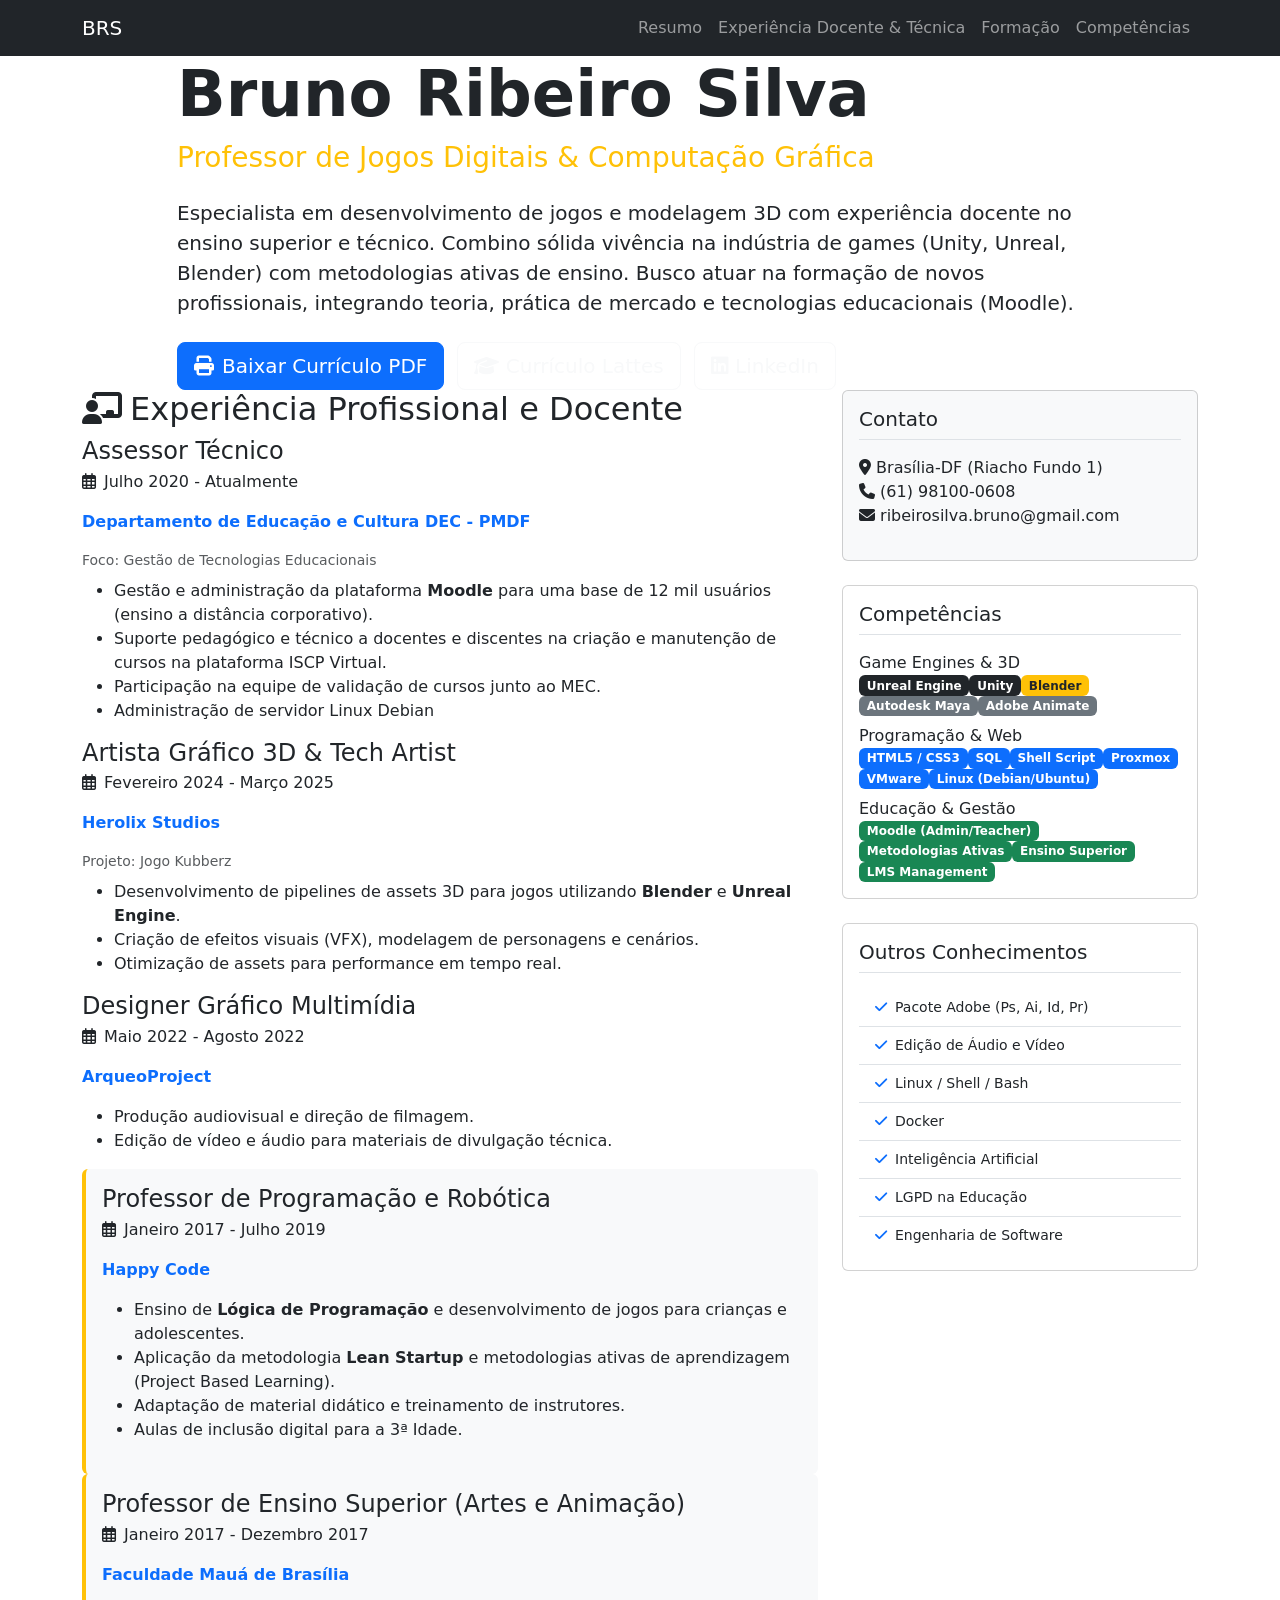
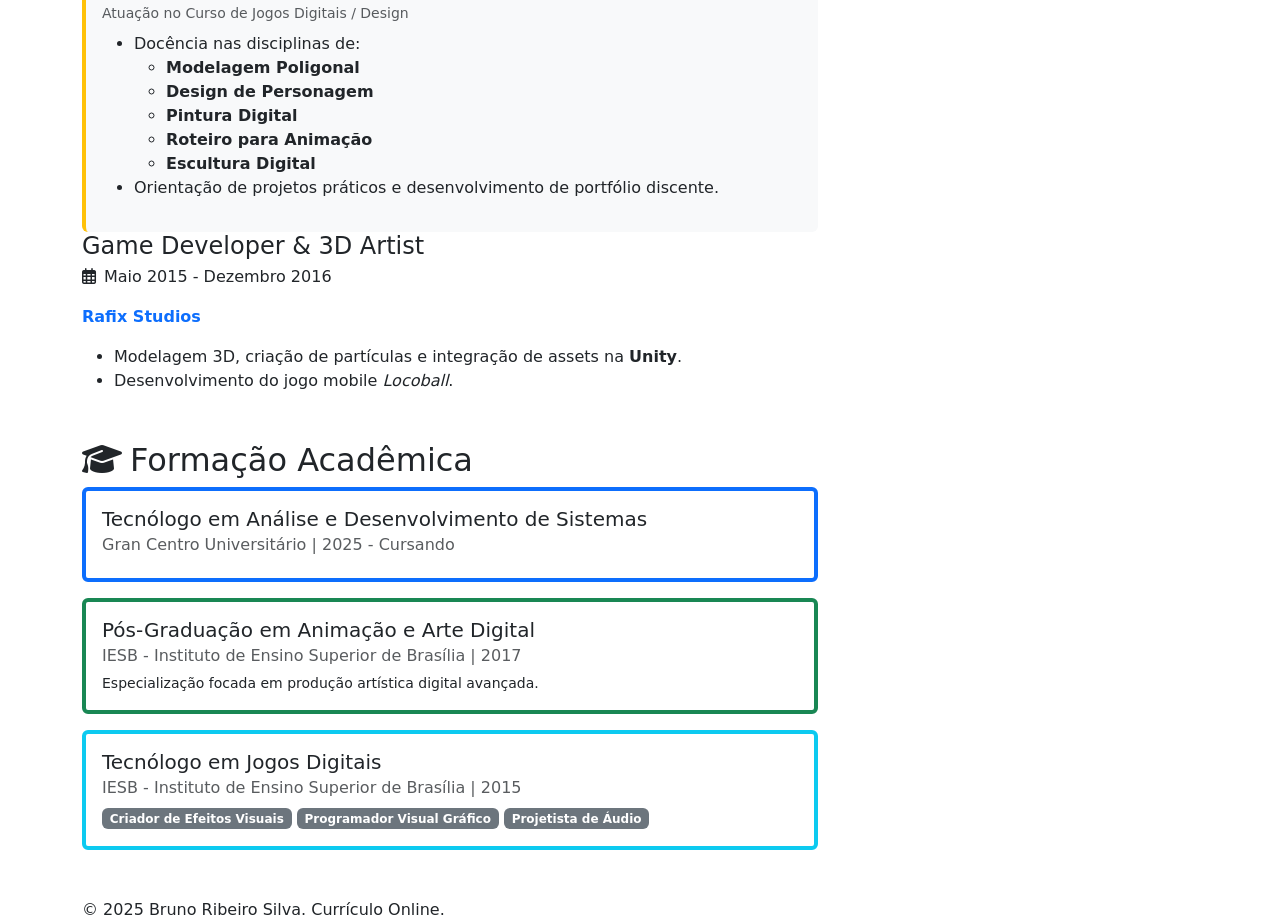
<file: index.html>
<!DOCTYPE html>
<html lang="pt-BR">
<head>
    <meta charset="UTF-8">
    <meta name="viewport" content="width=device-width, initial-scale=1.0">
    <title>Bruno Ribeiro Silva - Professor de Jogos Digitais</title>
    <!-- Bootstrap 5 CSS -->
    <link href="https://cdn.jsdelivr.net/npm/bootstrap@5.3.0/dist/css/bootstrap.min.css" rel="stylesheet">
    <!-- FontAwesome Icons -->
    <link rel="stylesheet" href="https://cdnjs.cloudflare.com/ajax/libs/font-awesome/6.4.0/css/all.min.css">
    <!-- Google Fonts -->
    <link href="https://fonts.googleapis.com/css2?family=Roboto:wght@300;400;700&display=swap" rel="stylesheet">
    
    <link rel="stylesheet" type="text/css" href="https://brunoribeirosilva.com.br/style.css">
</head>
<body>

    <!-- Navigation -->
    <nav class="navbar navbar-expand-lg navbar-dark bg-dark sticky-top">
        <div class="container">
            <a class="navbar-brand" href="#">BRS</a>
            <button class="navbar-toggler" type="button" data-bs-toggle="collapse" data-bs-target="#navbarNav">
                <span class="navbar-toggler-icon"></span>
            </button>
            <div class="collapse navbar-collapse" id="navbarNav">
                <ul class="navbar-nav ms-auto">
                    <li class="nav-item"><a class="nav-link" href="#resumo">Resumo</a></li>
                    <li class="nav-item"><a class="nav-link" href="#experiencia">Experiência Docente & Técnica</a></li>
                    <li class="nav-item"><a class="nav-link" href="#educacao">Formação</a></li>
                    <li class="nav-item"><a class="nav-link" href="#habilidades">Competências</a></li>
                </ul>
            </div>
        </div>
    </nav>

    <!-- Hero Section -->
    <header class="hero-section" id="resumo">
        <div class="container">
            <div class="row justify-content-center">
                <div class="col-lg-10">
                    <h1 class="display-3 fw-bold">Bruno Ribeiro Silva</h1>
                    <h2 class="h3 mb-4 text-warning">Professor de Jogos Digitais & Computação Gráfica</h2>
                    <p class="lead mb-4">
                        Especialista em desenvolvimento de jogos e modelagem 3D com experiência docente no ensino superior e técnico. 
                        Combino sólida vivência na indústria de games (Unity, Unreal, Blender) com metodologias ativas de ensino. 
                        Busco atuar na formação de novos profissionais, integrando teoria, prática de mercado e tecnologias educacionais (Moodle).
                    </p>
                    <div class="mt-4">
                        <button onclick="window.print()" class="btn btn-primary btn-lg btn-print me-2">
                            <i class="fas fa-print me-2"></i>Baixar Currículo PDF
                        </button>
                        <a href="http://lattes.cnpq.br/1735226777615513" target="_blank" class="btn btn-outline-light btn-lg me-2">
                            <i class="fas fa-graduation-cap"></i> Currículo Lattes
                        </a>
                        <a href="https://www.linkedin.com/in/bruno-ribeiro-silva-a996828b/" target="_blank" class="btn btn-outline-light btn-lg">
                            <i class="fab fa-linkedin"></i> LinkedIn
                        </a>
                    </div>
                </div>
            </div>
        </div>
    </header>

    <div class="container">
        <div class="row">
            
            <!-- Left Column (Main Content) -->
            <div class="col-lg-8">
                
                <!-- Experience Section -->
                <section id="experiencia" class="mb-5">
                    <h2 class="section-title"><i class="fas fa-chalkboard-teacher me-2"></i>Experiência Profissional e Docente</h2>
                    
                    <div class="timeline">
                        <!-- Job 1 (Current - Technical/Educational) -->
                        <div class="timeline-item">
                            <h4 class="mb-1">Assessor Técnico</h4>
                            <p class="job-date"><i class="far fa-calendar-alt me-2"></i>Julho 2020 - Atualmente</p>
                            <p class="fw-bold text-primary">Departamento de Educação e Cultura DEC - PMDF</p>
                            <p class="small text-muted mb-2">Foco: Gestão de Tecnologias Educacionais</p>
                            <ul>
                                <li>Gestão e administração da plataforma <strong>Moodle</strong> para uma base de 12 mil usuários (ensino a distância corporativo).</li>
                                <li>Suporte pedagógico e técnico a docentes e discentes na criação e manutenção de cursos na plataforma ISCP Virtual.</li>
                                <li>Participação na equipe de validação de cursos junto ao MEC.</li>
								<li>Administração de servidor Linux Debian</li>
                            </ul>
                        </div>

                         <!-- Job 2 (Industry - Recent) -->
                         <div class="timeline-item">
                            <h4 class="mb-1">Artista Gráfico 3D & Tech Artist</h4>
                            <p class="job-date"><i class="far fa-calendar-alt me-2"></i>Fevereiro 2024 - Março 2025</p>
                            <p class="fw-bold text-primary">Herolix Studios</p>
                            <p class="small text-muted mb-2">Projeto: Jogo Kubberz</p>
                            <ul>
                                <li>Desenvolvimento de pipelines de assets 3D para jogos utilizando <strong>Blender</strong> e <strong>Unreal Engine</strong>.</li>
                                <li>Criação de efeitos visuais (VFX), modelagem de personagens e cenários.</li>
                                <li>Otimização de assets para performance em tempo real.</li>
                            </ul>
                        </div>

                        <!-- Job 3 (Industry) -->
                        <div class="timeline-item">
                            <h4 class="mb-1">Designer Gráfico Multimídia</h4>
                            <p class="job-date"><i class="far fa-calendar-alt me-2"></i>Maio 2022 - Agosto 2022</p>
                            <p class="fw-bold text-primary">ArqueoProject</p>
                            <ul>
                                <li>Produção audiovisual e direção de filmagem.</li>
                                <li>Edição de vídeo e áudio para materiais de divulgação técnica.</li>
                            </ul>
                        </div>

                        <!-- Job 4 (Teaching - Highlight) -->
                        <div class="timeline-item bg-light p-3 rounded border-start border-4 border-warning">
                            <h4 class="mb-1 text-dark">Professor de Programação e Robótica</h4>
                            <p class="job-date"><i class="far fa-calendar-alt me-2"></i>Janeiro 2017 - Julho 2019</p>
                            <p class="fw-bold text-primary">Happy Code</p>
                            <ul>
                                <li>Ensino de <strong>Lógica de Programação</strong> e desenvolvimento de jogos para crianças e adolescentes.</li>
                                <li>Aplicação da metodologia <strong>Lean Startup</strong> e metodologias ativas de aprendizagem (Project Based Learning).</li>
                                <li>Adaptação de material didático e treinamento de instrutores.</li>
                                <li>Aulas de inclusão digital para a 3ª Idade.</li>
                            </ul>
                        </div>

                        <!-- Job 5 (Higher Ed Teaching - Highlight) -->
                        <div class="timeline-item bg-light p-3 rounded border-start border-4 border-warning">
                            <h4 class="mb-1 text-dark">Professor de Ensino Superior (Artes e Animação)</h4>
                            <p class="job-date"><i class="far fa-calendar-alt me-2"></i>Janeiro 2017 - Dezembro 2017</p>
                            <p class="fw-bold text-primary">Faculdade Mauá de Brasília</p>
                            <p class="small text-muted mb-2">Atuação no Curso de Jogos Digitais / Design</p>
                            <ul>
                                <li>Docência nas disciplinas de:
                                    <ul>
                                        <li><strong>Modelagem Poligonal</strong></li>
                                        <li><strong>Design de Personagem</strong></li>
                                        <li><strong>Pintura Digital</strong></li>
                                        <li><strong>Roteiro para Animação</strong></li>
                                        <li><strong>Escultura Digital</strong></li>
                                    </ul>
                                </li>
                                <li>Orientação de projetos práticos e desenvolvimento de portfólio discente.</li>
                            </ul>
                        </div>

                         <!-- Job 6 (Industry) -->
                         <div class="timeline-item">
                            <h4 class="mb-1">Game Developer & 3D Artist</h4>
                            <p class="job-date"><i class="far fa-calendar-alt me-2"></i>Maio 2015 - Dezembro 2016</p>
                            <p class="fw-bold text-primary">Rafix Studios</p>
                            <ul>
                                <li>Modelagem 3D, criação de partículas e integração de assets na <strong>Unity</strong>.</li>
                                <li>Desenvolvimento do jogo mobile <em>Locoball</em>.</li>
                            </ul>
                        </div>
                    </div>
                </section>

                <!-- Education Section -->
                <section id="educacao" class="mb-5">
                    <h2 class="section-title"><i class="fas fa-graduation-cap me-2"></i>Formação Acadêmica</h2>
                    
                    <div class="card mb-3 border-start border-primary border-4">
                        <div class="card-body">
                            <h5 class="card-title">Tecnólogo em Análise e Desenvolvimento de Sistemas</h5>
                            <h6 class="card-subtitle mb-2 text-muted">Gran Centro Universitário | 2025 - Cursando</h6>
                        </div>
                    </div>

                    <div class="card mb-3 border-start border-success border-4">
                        <div class="card-body">
                            <h5 class="card-title">Pós-Graduação em Animação e Arte Digital</h5>
                            <h6 class="card-subtitle mb-2 text-muted">IESB - Instituto de Ensino Superior de Brasília | 2017</h6>
                            <p class="card-text small">Especialização focada em produção artística digital avançada.</p>
                        </div>
                    </div>

                    <div class="card mb-3 border-start border-info border-4">
                        <div class="card-body">
                            <h5 class="card-title">Tecnólogo em Jogos Digitais</h5>
                            <h6 class="card-subtitle mb-2 text-muted">IESB - Instituto de Ensino Superior de Brasília | 2015</h6>
                            <div class="mt-2">
                                <span class="badge bg-secondary">Criador de Efeitos Visuais</span>
                                <span class="badge bg-secondary">Programador Visual Gráfico</span>
                                <span class="badge bg-secondary">Projetista de Áudio</span>
                            </div>
                        </div>
                    </div>
                </section>
            </div>

            <!-- Right Column (Sidebar) -->
            <div class="col-lg-4">
                
                <!-- Contact -->
                <div id="contato" class="card mb-4 bg-light">
                    <div class="card-body">
                        <h5 class="card-title mb-3 border-bottom pb-2">Contato</h5>
                        <ul class="list-unstyled contact-list">
                            <li><i class="fas fa-map-marker-alt"></i> Brasília-DF (Riacho Fundo 1)</li>
                            <li><i class="fas fa-phone"></i> (61) 98100-0608</li>
                            <li><i class="fas fa-envelope"></i> <a href="mailto:ribeirosilva.bruno@gmail.com" class="text-decoration-none text-dark">ribeirosilva.bruno@gmail.com</a></li>
                        </ul>
                    </div>
                </div>

                <!-- Skills Organized by Category for Teaching Role -->
                <div id="habilidades" class="card mb-4">
                    <div class="card-body">
                        <h5 class="card-title mb-3 border-bottom pb-2">Competências</h5>
                        
                        <span class="skill-category">Game Engines & 3D</span>
                        <div class="d-flex flex-wrap mb-2">
                            <span class="badge bg-dark badge-skill">Unreal Engine</span>
                            <span class="badge bg-dark badge-skill">Unity</span>
                            <span class="badge bg-warning text-dark badge-skill">Blender</span>
                            <span class="badge bg-secondary badge-skill">Autodesk Maya</span>
                            <span class="badge bg-secondary badge-skill">Adobe Animate</span>
                        </div>

                        <span class="skill-category">Programação & Web</span>
                        <div class="d-flex flex-wrap mb-2">
                            <span class="badge bg-primary badge-skill">HTML5 / CSS3</span>
                            <span class="badge bg-primary badge-skill">SQL</span>
							<span class="badge bg-primary badge-skill">Shell Script</span>
							<span class="badge bg-primary badge-skill">Proxmox</span>
							<span class="badge bg-primary badge-skill">VMware</span>
							<span class="badge bg-primary badge-skill">Linux (Debian/Ubuntu)</span>
                        </div>

                        <span class="skill-category">Educação & Gestão</span>
                        <div class="d-flex flex-wrap">
                            <span class="badge bg-success badge-skill">Moodle (Admin/Teacher)</span>
                            <span class="badge bg-success badge-skill">Metodologias Ativas</span>
                            <span class="badge bg-success badge-skill">Ensino Superior</span>
                            <span class="badge bg-success badge-skill">LMS Management</span>
                        </div>
                    </div>
                </div>

                <!-- Knowledge / Tools -->
                <div class="card mb-4">
                    <div class="card-body">
                        <h5 class="card-title mb-3 border-bottom pb-2">Outros Conhecimentos</h5>
                        <ul class="list-group list-group-flush small">
                            <li class="list-group-item"><i class="fas fa-check text-primary me-2"></i>Pacote Adobe (Ps, Ai, Id, Pr)</li>
                            <li class="list-group-item"><i class="fas fa-check text-primary me-2"></i>Edição de Áudio e Vídeo</li>
                            <li class="list-group-item"><i class="fas fa-check text-primary me-2"></i>Linux / Shell / Bash</li>
                            <li class="list-group-item"><i class="fas fa-check text-primary me-2"></i>Docker</li>
							<li class="list-group-item"><i class="fas fa-check text-primary me-2"></i>Inteligência Artificial</li>
                            <li class="list-group-item"><i class="fas fa-check text-primary me-2"></i>LGPD na Educação</li>
                            <li class="list-group-item"><i class="fas fa-check text-primary me-2"></i>Engenharia de Software</li>
                        </ul>
                    </div>
                </div>

            </div>
        </div>
    </div>

    <footer>
        <div class="container">
            <p class="mb-0">&copy; 2025 Bruno Ribeiro Silva. Currículo Online.</p>
        </div>
    </footer>

    <!-- Bootstrap JS Bundle -->
    <script src="https://cdn.jsdelivr.net/npm/bootstrap@5.3.0/dist/js/bootstrap.bundle.min.js"></script>
    
    <!-- Custom Script -->
	<script src="https://brunoribeirosilva.com.br/code.js"></script>
</body>
</html>
</file>
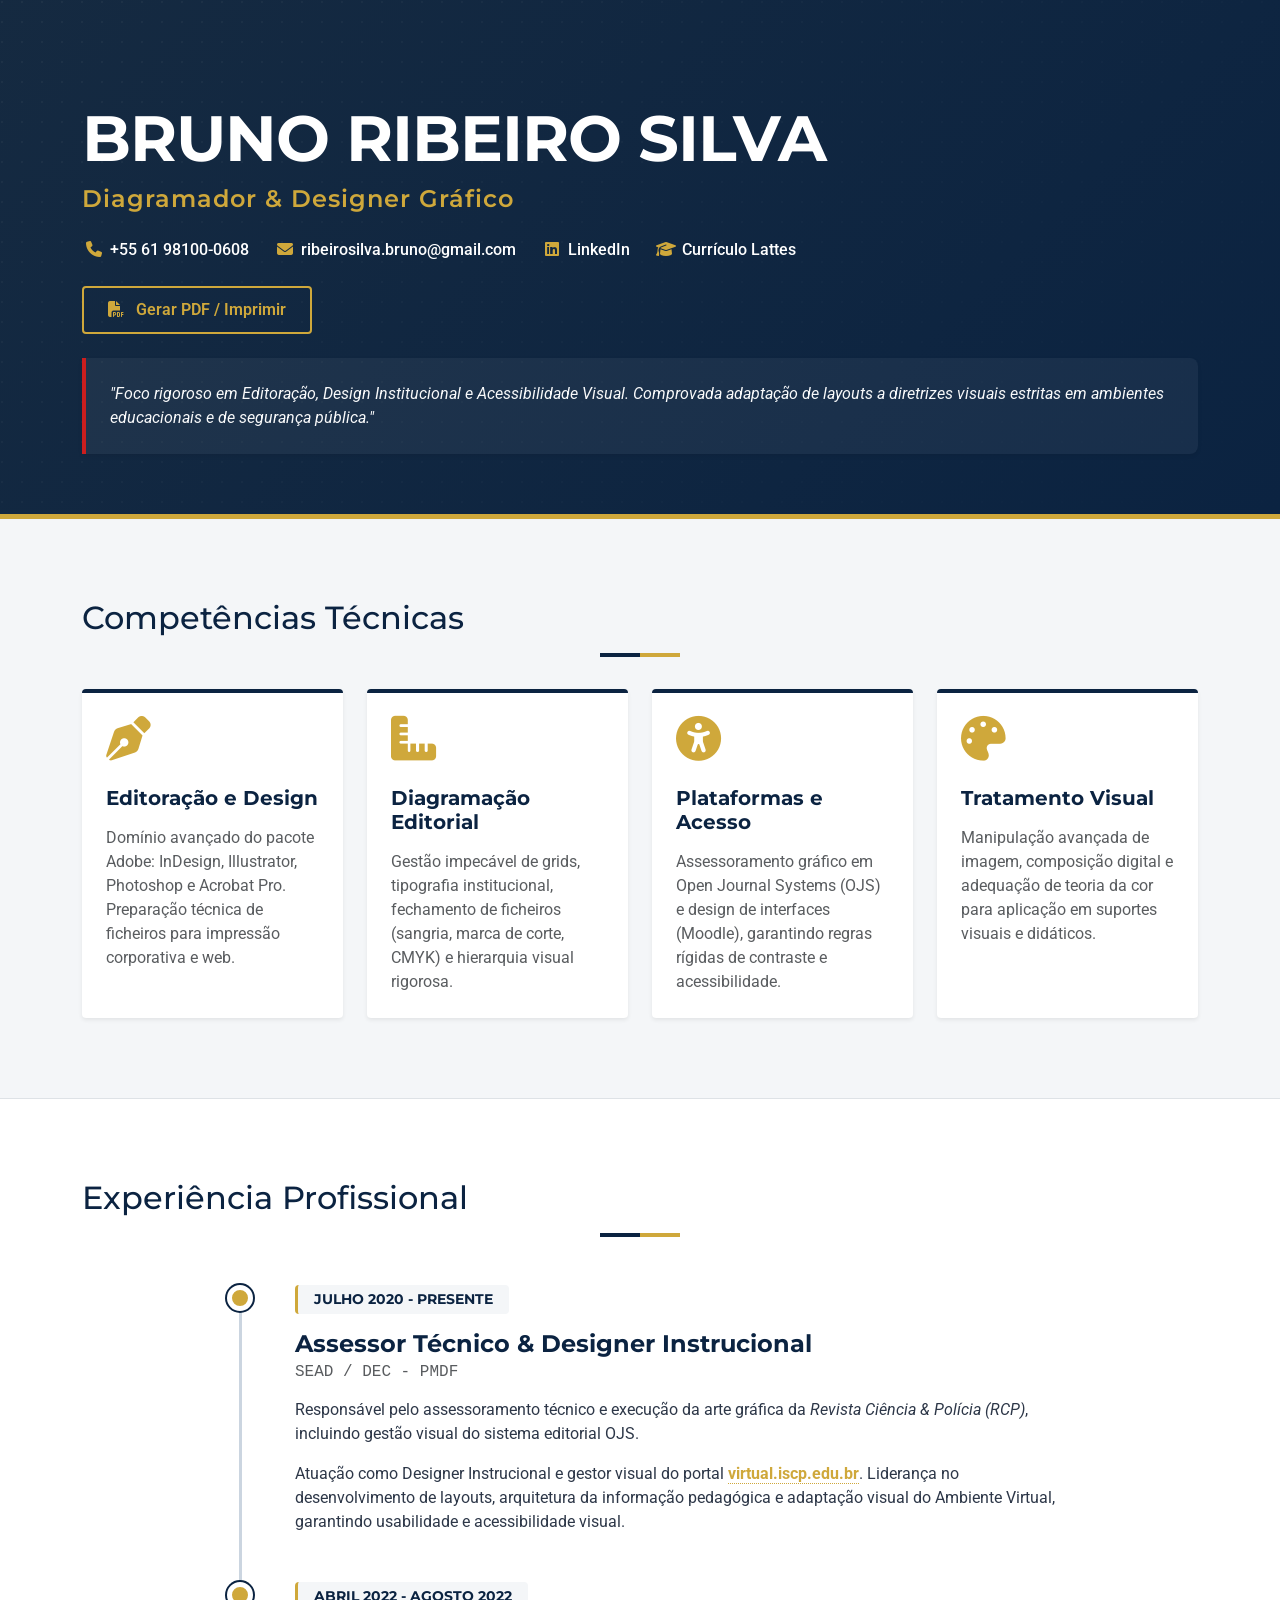
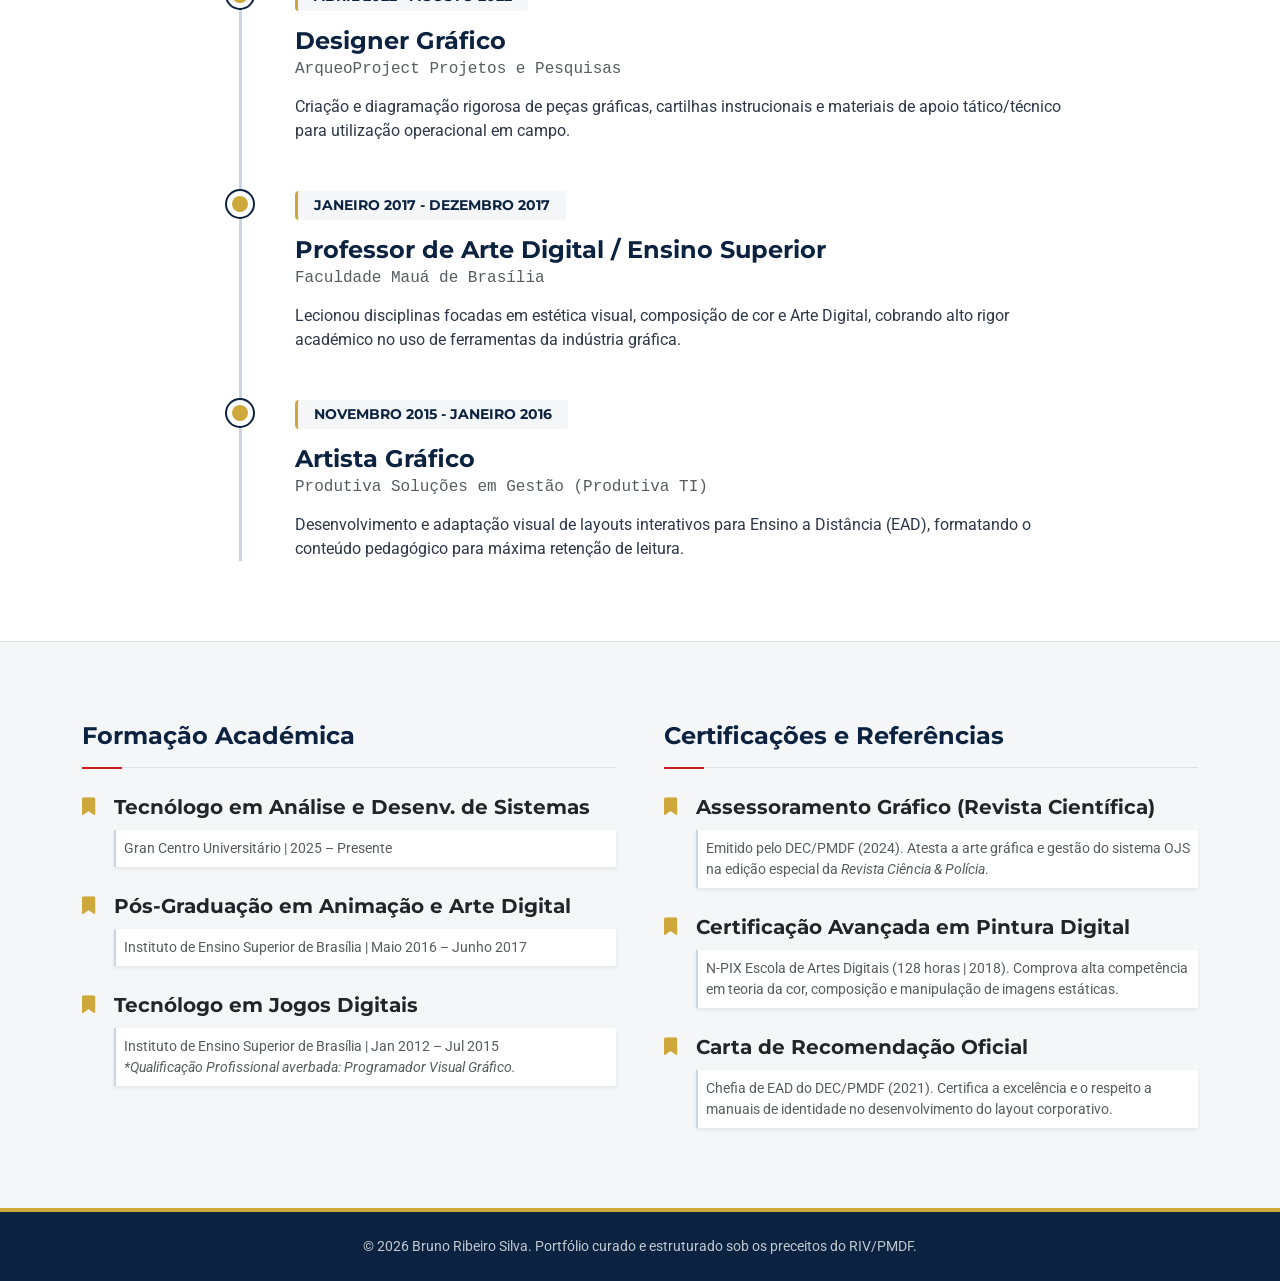
<file: diag.html>
<!DOCTYPE html>
<html lang="pt-PT">
<head>
    <meta charset="UTF-8">
    <meta name="viewport" content="width=device-width, initial-scale=1.0">
    <title>Bruno Ribeiro Silva - Diagramador & Designer Gráfico</title>
    
    <!-- Bootstrap 5 CSS -->
    <link href="https://cdn.jsdelivr.net/npm/bootstrap@5.3.2/dist/css/bootstrap.min.css" rel="stylesheet">
    
    <!-- Google Fonts: Tipografia Institucional e Editorial -->
    <link rel="preconnect" href="https://fonts.googleapis.com">
    <link rel="preconnect" href="https://fonts.gstatic.com" crossorigin>
    <link href="https://fonts.googleapis.com/css2?family=Montserrat:wght@400;600;800&family=Roboto:wght@400;500;700&display=swap" rel="stylesheet">
    
    <!-- FontAwesome para Ícones -->
    <link rel="stylesheet" href="https://cdnjs.cloudflare.com/ajax/libs/font-awesome/6.5.1/css/all.min.css">
    
    <style>
        /* Variáveis RIV PMDF (Regulamento de Identidade Visual) */
        :root {
            --pmdf-blue: #0b2341;     /* Azul Noturno - Autoridade */
            --pmdf-gold: #cfa83b;     /* Amarelo Ouro - Prestígio/Destaque */
            --pmdf-red: #cc1e1e;      /* Vermelho Tomato - Acentos */
            --text-main: #2d3748;
            --text-muted: #4a5568;
            --bg-light: #f4f6f8;
        }

        body {
            background-color: var(--bg-light);
            color: var(--text-main);
            font-family: 'Roboto', sans-serif;
            -webkit-font-smoothing: antialiased;
        }

        /* Sobrescrita de Tipografia Bootstrap */
        h1, h2, h3, h4, h5, h6, .font-montserrat {
            font-family: 'Montserrat', sans-serif;
            color: var(--pmdf-blue);
        }

        /* --- HERO SECTION --- */
        .hero-section {
            background-color: var(--pmdf-blue);
            border-bottom: 5px solid var(--pmdf-gold);
            position: relative;
            overflow: hidden;
            padding: 100px 0 60px;
        }

        .hero-section::before {
            content: '';
            position: absolute;
            top: 0; right: 0; bottom: 0; left: 0;
            background: linear-gradient(135deg, rgba(207, 168, 59, 0.05) 0%, rgba(11, 35, 65, 0.95) 100%),
                        url('data:image/svg+xml;utf8,<svg width="20" height="20" viewBox="0 0 20 20" xmlns="http://www.w3.org/2000/svg"><circle cx="2" cy="2" r="1" fill="rgba(255,255,255,0.05)"/></svg>');
            z-index: 1;
        }

        .hero-content {
            position: relative;
            z-index: 2;
        }

        .hero-title {
            font-size: clamp(2.5rem, 5vw, 4rem);
            letter-spacing: -1px;
        }

        .hero-subtitle {
            color: var(--pmdf-gold);
            letter-spacing: 1px;
        }

        .hero-pitch {
            background: rgba(255, 255, 255, 0.05);
            border-left: 4px solid var(--pmdf-red);
            font-style: italic;
            border-radius: 0 8px 8px 0;
        }

        .contact-icon {
            color: var(--pmdf-gold);
            width: 24px;
            text-align: center;
        }
        
        .contact-link {
            color: var(--white);
            text-decoration: none;
            transition: color 0.3s ease;
        }
        
        .contact-link:hover {
            color: var(--pmdf-gold);
        }

        /* Botão de Impressão Customizado */
        .btn-print {
            border: 2px solid var(--pmdf-gold);
            color: var(--pmdf-gold);
            background: transparent;
            font-weight: 600;
            padding: 10px 24px;
            border-radius: 4px;
            transition: all 0.3s ease;
        }

        .btn-print:hover {
            background: var(--pmdf-gold);
            color: var(--pmdf-blue);
        }

        /* --- UTILITÁRIOS CUSTOMIZADOS --- */
        .section-padding {
            padding: 80px 0;
        }

        .title-line::after {
            content: '';
            display: block;
            width: 80px;
            height: 4px;
            background: linear-gradient(to right, var(--pmdf-blue) 50%, var(--pmdf-gold) 50%);
            margin: 16px auto 0;
        }

        /* --- CARDS DE COMPETÊNCIAS --- */
        .skill-card {
            border-top: 4px solid var(--pmdf-blue);
            transition: all 0.3s ease;
        }

        .skill-card:hover {
            transform: translateY(-5px);
            border-top-color: var(--pmdf-gold);
            box-shadow: 0 15px 30px -5px rgba(0, 0, 0, 0.12) !important;
        }

        .skill-icon {
            font-size: 2.8rem;
            color: var(--pmdf-gold);
            transition: color 0.3s ease;
        }

        .skill-card:hover .skill-icon {
            color: var(--pmdf-red);
        }

        /* --- TIMELINE CUSTOMIZADA --- */
        .timeline-container {
            position: relative;
            max-width: 850px;
            margin: 0 auto;
        }

        .timeline-container::before {
            content: '';
            position: absolute;
            top: 0; bottom: 0; left: 24px;
            width: 3px;
            background-color: #cbd5e0;
        }

        .timeline-item {
            position: relative;
            padding-left: 80px;
        }

        .timeline-dot {
            position: absolute;
            left: 12px;
            top: 0;
            width: 26px;
            height: 26px;
            border-radius: 50%;
            background-color: var(--pmdf-gold);
            border: 5px solid #ffffff;
            box-shadow: 0 0 0 2px var(--pmdf-blue);
            transition: transform 0.3s ease;
        }

        .timeline-item:hover .timeline-dot {
            transform: scale(1.2);
            background-color: var(--pmdf-red);
        }

        .timeline-date {
            color: var(--pmdf-blue);
            background: var(--bg-light);
            border-left: 3px solid var(--pmdf-gold);
        }

        /* --- LISTAS DE FORMAÇÃO --- */
        .list-block h3::after {
            content: '';
            position: absolute;
            left: 0;
            bottom: -2px;
            width: 40px;
            height: 2px;
            background-color: var(--pmdf-red);
        }

        .custom-list-item {
            position: relative;
            padding-left: 32px;
        }

        .custom-list-item::before {
            content: '\f02e'; /* Bookmark icon */
            font-family: 'Font Awesome 6 Free';
            font-weight: 900;
            position: absolute;
            left: 0;
            top: 2px;
            color: var(--pmdf-gold);
            font-size: 1.1rem;
        }

        .list-meta {
            border-left: 2px solid #cbd5e0;
        }

        /* --- FOOTER --- */
        footer {
            background-color: var(--pmdf-blue);
            border-top: 4px solid var(--pmdf-gold);
        }

        /* Ajustes Mobile específicos para a Timeline */
        @media (max-width: 768px) {
            .timeline-container::before { left: 16px; }
            .timeline-item { padding-left: 48px; }
            .timeline-dot { left: 5px; width: 22px; height: 22px; }
        }

        /* ========================================================
           REGRAS EDITORIAIS PARA IMPRESSÃO (PÁGINA ÚNICA GARANTIDA)
           Ajustes finais para evitar qualquer vazamento.
           ======================================================== */
        @media print {
            @page {
                size: A4 portrait;
                margin: 0.8cm 1cm; /* Margens otimizadas para garantir espaço no fundo */
            }

            * {
                -webkit-print-color-adjust: exact !important;
                color-adjust: exact !important;
                print-color-adjust: exact !important;
            }

            /* Restauração da Legibilidade Base, mas com leading levemente ajustado */
            body {
                font-size: 9.5pt !important;
                line-height: 1.25 !important; /* Entrelinha reduzida de 1.35 para 1.25 */
                background-color: #ffffff !important;
                color: #1a202c !important;
                letter-spacing: 0.1px !important;
            }

            /* Ocultação de elementos não imprimíveis */
            .d-print-none, footer {
                display: none !important;
            }

            /* Hero Section mais fina */
            .hero-section {
                padding: 10px 0 10px !important;
                border-bottom: 3px solid var(--pmdf-gold) !important;
            }
            .hero-title { font-size: 18pt !important; margin-bottom: 2px !important; letter-spacing: -0.5px !important; }
            .hero-subtitle { font-size: 10pt !important; margin-bottom: 6px !important; }
            .hero-section .d-flex { margin-bottom: 10px !important; gap: 12px !important; font-size: 8.5pt !important; }
            .hero-pitch { padding: 6px 10px !important; font-size: 8.5pt !important; border-left-width: 3px !important; max-width: 100% !important; margin-bottom: 0 !important; line-height: 1.3 !important; }

            /* Espaçamentos Globais Controlados */
            .section-padding { padding: 10px 0 5px !important; }
            .mt-5 { margin-top: 10px !important; }
            .mb-5 { margin-bottom: 10px !important; }
            .mb-4 { margin-bottom: 8px !important; }
            
            h2.section-title { font-size: 12pt !important; margin-bottom: 10px !important; letter-spacing: 0.5px !important; }
            .title-line::after { margin: 4px auto 0 !important; height: 2px !important; }

            /* FORÇAR GRELHA LADO A LADO */
            .row { display: flex !important; flex-wrap: nowrap !important; gap: 12px !important; margin: 0 !important; }
            .col-md-6.col-lg-3 { width: 25% !important; flex: 0 0 25% !important; padding: 0 !important; }
            .col-md-6.list-block { width: 50% !important; flex: 0 0 50% !important; padding: 0 !important; }

            /* Cards de Competências */
            .skill-card { 
                padding: 8px 10px !important; 
                border-top-width: 3px !important; 
                box-shadow: none !important; 
                border-left: 1px solid #e2e8f0;
                border-right: 1px solid #e2e8f0;
                border-bottom: 1px solid #e2e8f0;
            }
            .skill-card i { 
                display: block !important;
                font-size: 12pt !important; 
                margin-bottom: 4px !important; 
            }
            .skill-card h3 { 
                display: block !important; 
                font-size: 9pt !important; 
                margin-bottom: 2px !important; 
            }
            .skill-card p { font-size: 7.5pt !important; margin-bottom: 0 !important; line-height: 1.25 !important; }

            /* Timeline */
            .timeline-container::before { left: 6px !important; width: 2px !important; }
            .timeline-item { padding-left: 20px !important; margin-bottom: 10px !important; }
            .timeline-dot { left: 1px !important; width: 12px !important; height: 12px !important; border-width: 2px !important; top: 4px !important; }
            .timeline-date { font-size: 7pt !important; padding: 1px 6px !important; margin-bottom: 2px !important; border-left-width: 2px !important; }
            .timeline-item h3 { font-size: 10pt !important; margin-top: 0 !important; margin-bottom: 1px !important; }
            .timeline-item h4 { font-size: 8pt !important; margin-bottom: 2px !important; }
            .timeline-item p { font-size: 8pt !important; margin-bottom: 2px !important; line-height: 1.25 !important; }

            /* Formação e Certificações (Compressão Maior para Evitar Quebra) */
            .list-block h3 { font-size: 10.5pt !important; margin-bottom: 8px !important; padding-bottom: 2px !important; }
            .custom-list-item { padding-left: 14px !important; margin-bottom: 8px !important; }
            .custom-list-item::before { font-size: 6pt !important; top: 3px !important; }
            .custom-list-item strong { font-size: 8.5pt !important; margin-bottom: 1px !important; }
            .list-meta { font-size: 7.5pt !important; padding: 2px 4px !important; margin-top: 1px !important; border-left-width: 2px !important; }

            /* Prevenção de Quebra de Página */
            .skill-card, .timeline-item, .custom-list-item { 
                page-break-inside: avoid !important; 
                break-inside: avoid !important; 
            }

            a[href]::after { content: none !important; }
        }
    </style>
</head>
<body>

    <!-- CABEÇALHO / HERO -->
    <header class="hero-section text-white">
        <div class="container hero-content">
            <h1 class="hero-title fw-bold text-uppercase mb-2 text-white">Bruno Ribeiro Silva</h1>
            <h2 class="hero-subtitle fs-4 fw-semibold mb-4">Diagramador & Designer Gráfico</h2>
            
            <div class="d-flex flex-wrap gap-4 mb-4 fw-medium">
                <div><i class="fa-solid fa-phone contact-icon"></i> +55 61 98100-0608</div>
                <div><a href="mailto:ribeirosilva.bruno@gmail.com" class="contact-link"><i class="fa-solid fa-envelope contact-icon"></i> ribeirosilva.bruno@gmail.com</a></div>
                <div><a href="https://www.linkedin.com/in/bruno-ribeiro-silva-a996828b" target="_blank" class="contact-link"><i class="fa-brands fa-linkedin contact-icon"></i> LinkedIn</a></div>
                <div><a href="http://lattes.cnpq.br/1735226777615513" target="_blank" class="contact-link"><i class="fa-solid fa-graduation-cap contact-icon"></i> Currículo Lattes</a></div>
            </div>

            <!-- Botão de Impressão (Oculto na impressão via d-print-none) -->
            <button onclick="window.print()" class="btn-print d-print-none mb-4" aria-label="Imprimir Currículo ou Salvar como PDF">
                <i class="fa-solid fa-file-pdf me-2"></i> Gerar PDF / Imprimir
            </button>
            
            <div class="hero-pitch p-4 shadow-sm text-light">
                "Foco rigoroso em Editoração, Design Institucional e Acessibilidade Visual. 
                Comprovada adaptação de layouts a diretrizes visuais estritas em ambientes educacionais e de segurança pública."
            </div>
        </div>
    </header>

    <!-- COMPETÊNCIAS -->
    <section id="competencias" class="section-padding">
        <div class="container">
            <h2 class="section-title title-line">Competências Técnicas</h2>
            
            <div class="row g-4 mt-2">
                <div class="col-md-6 col-lg-3">
                    <div class="skill-card bg-white p-4 h-100 rounded-1 shadow-sm">
                        <i class="fa-solid fa-pen-nib skill-icon mb-4"></i>
                        <h3 class="fs-5 fw-bold mb-3">Editoração e Design</h3>
                        <p class="text-muted mb-0">Domínio avançado do pacote Adobe: InDesign, Illustrator, Photoshop e Acrobat Pro. Preparação técnica de ficheiros para impressão corporativa e web.</p>
                    </div>
                </div>

                <div class="col-md-6 col-lg-3">
                    <div class="skill-card bg-white p-4 h-100 rounded-1 shadow-sm">
                        <i class="fa-solid fa-ruler-combined skill-icon mb-4"></i>
                        <h3 class="fs-5 fw-bold mb-3">Diagramação Editorial</h3>
                        <p class="text-muted mb-0">Gestão impecável de grids, tipografia institucional, fechamento de ficheiros (sangria, marca de corte, CMYK) e hierarquia visual rigorosa.</p>
                    </div>
                </div>

                <div class="col-md-6 col-lg-3">
                    <div class="skill-card bg-white p-4 h-100 rounded-1 shadow-sm">
                        <i class="fa-solid fa-universal-access skill-icon mb-4"></i>
                        <h3 class="fs-5 fw-bold mb-3">Plataformas e Acesso</h3>
                        <p class="text-muted mb-0">Assessoramento gráfico em Open Journal Systems (OJS) e design de interfaces (Moodle), garantindo regras rígidas de contraste e acessibilidade.</p>
                    </div>
                </div>

                <div class="col-md-6 col-lg-3">
                    <div class="skill-card bg-white p-4 h-100 rounded-1 shadow-sm">
                        <i class="fa-solid fa-palette skill-icon mb-4"></i>
                        <h3 class="fs-5 fw-bold mb-3">Tratamento Visual</h3>
                        <p class="text-muted mb-0">Manipulação avançada de imagem, composição digital e adequação de teoria da cor para aplicação em suportes visuais e didáticos.</p>
                    </div>
                </div>
            </div>
        </div>
    </section>

    <!-- EXPERIÊNCIA PROFISSIONAL -->
    <section id="experiencia" class="section-padding bg-white border-top border-bottom">
        <div class="container">
            <h2 class="section-title title-line">Experiência Profissional</h2>
            
            <div class="timeline-container mt-5">
                
                <div class="timeline-item mb-5">
                    <div class="timeline-dot"></div>
                    <span class="timeline-date font-montserrat fw-bold text-uppercase px-3 py-1 rounded-1 small d-inline-block mb-3">Julho 2020 - Presente</span>
                    <div>
                        <h3 class="fs-4 fw-bold mb-1">Assessor Técnico & Designer Instrucional</h3>
                        <h4 class="fs-6 text-muted font-monospace mb-3">SEAD / DEC - PMDF</h4>
                        <p>Responsável pelo assessoramento técnico e execução da arte gráfica da <em>Revista Ciência & Polícia (RCP)</em>, incluindo gestão visual do sistema editorial OJS.</p>
                        <p class="mb-0">Atuação como Designer Instrucional e gestor visual do portal <strong><a href="https://virtual.iscp.edu.br/" target="_blank" style="color: var(--pmdf-gold); text-decoration: none; border-bottom: 1px dotted var(--pmdf-gold);">virtual.iscp.edu.br</a></strong>. Liderança no desenvolvimento de layouts, arquitetura da informação pedagógica e adaptação visual do Ambiente Virtual, garantindo usabilidade e acessibilidade visual.</p>
                    </div>
                </div>

                <div class="timeline-item mb-5">
                    <div class="timeline-dot"></div>
                    <span class="timeline-date font-montserrat fw-bold text-uppercase px-3 py-1 rounded-1 small d-inline-block mb-3">Abril 2022 - Agosto 2022</span>
                    <div>
                        <h3 class="fs-4 fw-bold mb-1">Designer Gráfico</h3>
                        <h4 class="fs-6 text-muted font-monospace mb-3">ArqueoProject Projetos e Pesquisas</h4>
                        <p class="mb-0">Criação e diagramação rigorosa de peças gráficas, cartilhas instrucionais e materiais de apoio tático/técnico para utilização operacional em campo.</p>
                    </div>
                </div>

                <div class="timeline-item mb-5">
                    <div class="timeline-dot"></div>
                    <span class="timeline-date font-montserrat fw-bold text-uppercase px-3 py-1 rounded-1 small d-inline-block mb-3">Janeiro 2017 - Dezembro 2017</span>
                    <div>
                        <h3 class="fs-4 fw-bold mb-1">Professor de Arte Digital / Ensino Superior</h3>
                        <h4 class="fs-6 text-muted font-monospace mb-3">Faculdade Mauá de Brasília</h4>
                        <p class="mb-0">Lecionou disciplinas focadas em estética visual, composição de cor e Arte Digital, cobrando alto rigor académico no uso de ferramentas da indústria gráfica.</p>
                    </div>
                </div>

                <div class="timeline-item">
                    <div class="timeline-dot"></div>
                    <span class="timeline-date font-montserrat fw-bold text-uppercase px-3 py-1 rounded-1 small d-inline-block mb-3">Novembro 2015 - Janeiro 2016</span>
                    <div>
                        <h3 class="fs-4 fw-bold mb-1">Artista Gráfico</h3>
                        <h4 class="fs-6 text-muted font-monospace mb-3">Produtiva Soluções em Gestão (Produtiva TI)</h4>
                        <p class="mb-0">Desenvolvimento e adaptação visual de layouts interativos para Ensino a Distância (EAD), formatando o conteúdo pedagógico para máxima retenção de leitura.</p>
                    </div>
                </div>

            </div>
        </div>
    </section>

    <!-- FORMAÇÃO E CERTIFICAÇÕES -->
    <section id="formacao" class="section-padding">
        <div class="container">
            <div class="row g-5">
                
                <!-- Coluna 1 -->
                <div class="col-md-6 list-block">
                    <h3 class="fs-4 fw-bold pb-3 border-bottom position-relative mb-4">Formação Académica</h3>
                    
                    <div class="custom-list-item mb-4">
                        <strong class="font-montserrat fs-5 text-dark">Tecnólogo em Análise e Desenv. de Sistemas</strong>
                        <span class="d-block text-muted small bg-white p-2 mt-2 list-meta shadow-sm">Gran Centro Universitário | 2025 – Presente</span>
                    </div>
                    
                    <div class="custom-list-item mb-4">
                        <strong class="font-montserrat fs-5 text-dark">Pós-Graduação em Animação e Arte Digital</strong>
                        <span class="d-block text-muted small bg-white p-2 mt-2 list-meta shadow-sm">Instituto de Ensino Superior de Brasília | Maio 2016 – Junho 2017</span>
                    </div>
                    
                    <div class="custom-list-item">
                        <strong class="font-montserrat fs-5 text-dark">Tecnólogo em Jogos Digitais</strong>
                        <span class="d-block text-muted small bg-white p-2 mt-2 list-meta shadow-sm">
                            Instituto de Ensino Superior de Brasília | Jan 2012 – Jul 2015<br>
                            <em>*Qualificação Profissional averbada: Programador Visual Gráfico.</em>
                        </span>
                    </div>
                </div>

                <!-- Coluna 2 -->
                <div class="col-md-6 list-block">
                    <h3 class="fs-4 fw-bold pb-3 border-bottom position-relative mb-4">Certificações e Referências</h3>
                    
                    <div class="custom-list-item mb-4">
                        <strong class="font-montserrat fs-5 text-dark">Assessoramento Gráfico (Revista Científica)</strong>
                        <span class="d-block text-muted small bg-white p-2 mt-2 list-meta shadow-sm">Emitido pelo DEC/PMDF (2024). Atesta a arte gráfica e gestão do sistema OJS na edição especial da <em>Revista Ciência & Polícia</em>.</span>
                    </div>
                    
                    <div class="custom-list-item mb-4">
                        <strong class="font-montserrat fs-5 text-dark">Certificação Avançada em Pintura Digital</strong>
                        <span class="d-block text-muted small bg-white p-2 mt-2 list-meta shadow-sm">N-PIX Escola de Artes Digitais (128 horas | 2018). Comprova alta competência em teoria da cor, composição e manipulação de imagens estáticas.</span>
                    </div>
                    
                    <div class="custom-list-item">
                        <strong class="font-montserrat fs-5 text-dark">Carta de Recomendação Oficial</strong>
                        <span class="d-block text-muted small bg-white p-2 mt-2 list-meta shadow-sm">Chefia de EAD do DEC/PMDF (2021). Certifica a excelência e o respeito a manuais de identidade no desenvolvimento do layout corporativo.</span>
                    </div>
                </div>

            </div>
        </div>
    </section>

    <!-- FOOTER -->
    <footer class="py-4 text-white text-center d-print-none">
        <div class="container">
            <p class="mb-0 opacity-75 small">&copy; 2026 Bruno Ribeiro Silva. Portfólio curado e estruturado sob os preceitos do RIV/PMDF.</p>
        </div>
    </footer>

    <!-- Bootstrap 5 JS Bundle -->
    <script src="https://cdn.jsdelivr.net/npm/bootstrap@5.3.2/dist/js/bootstrap.bundle.min.js"></script>
</body>
</html>
</file>
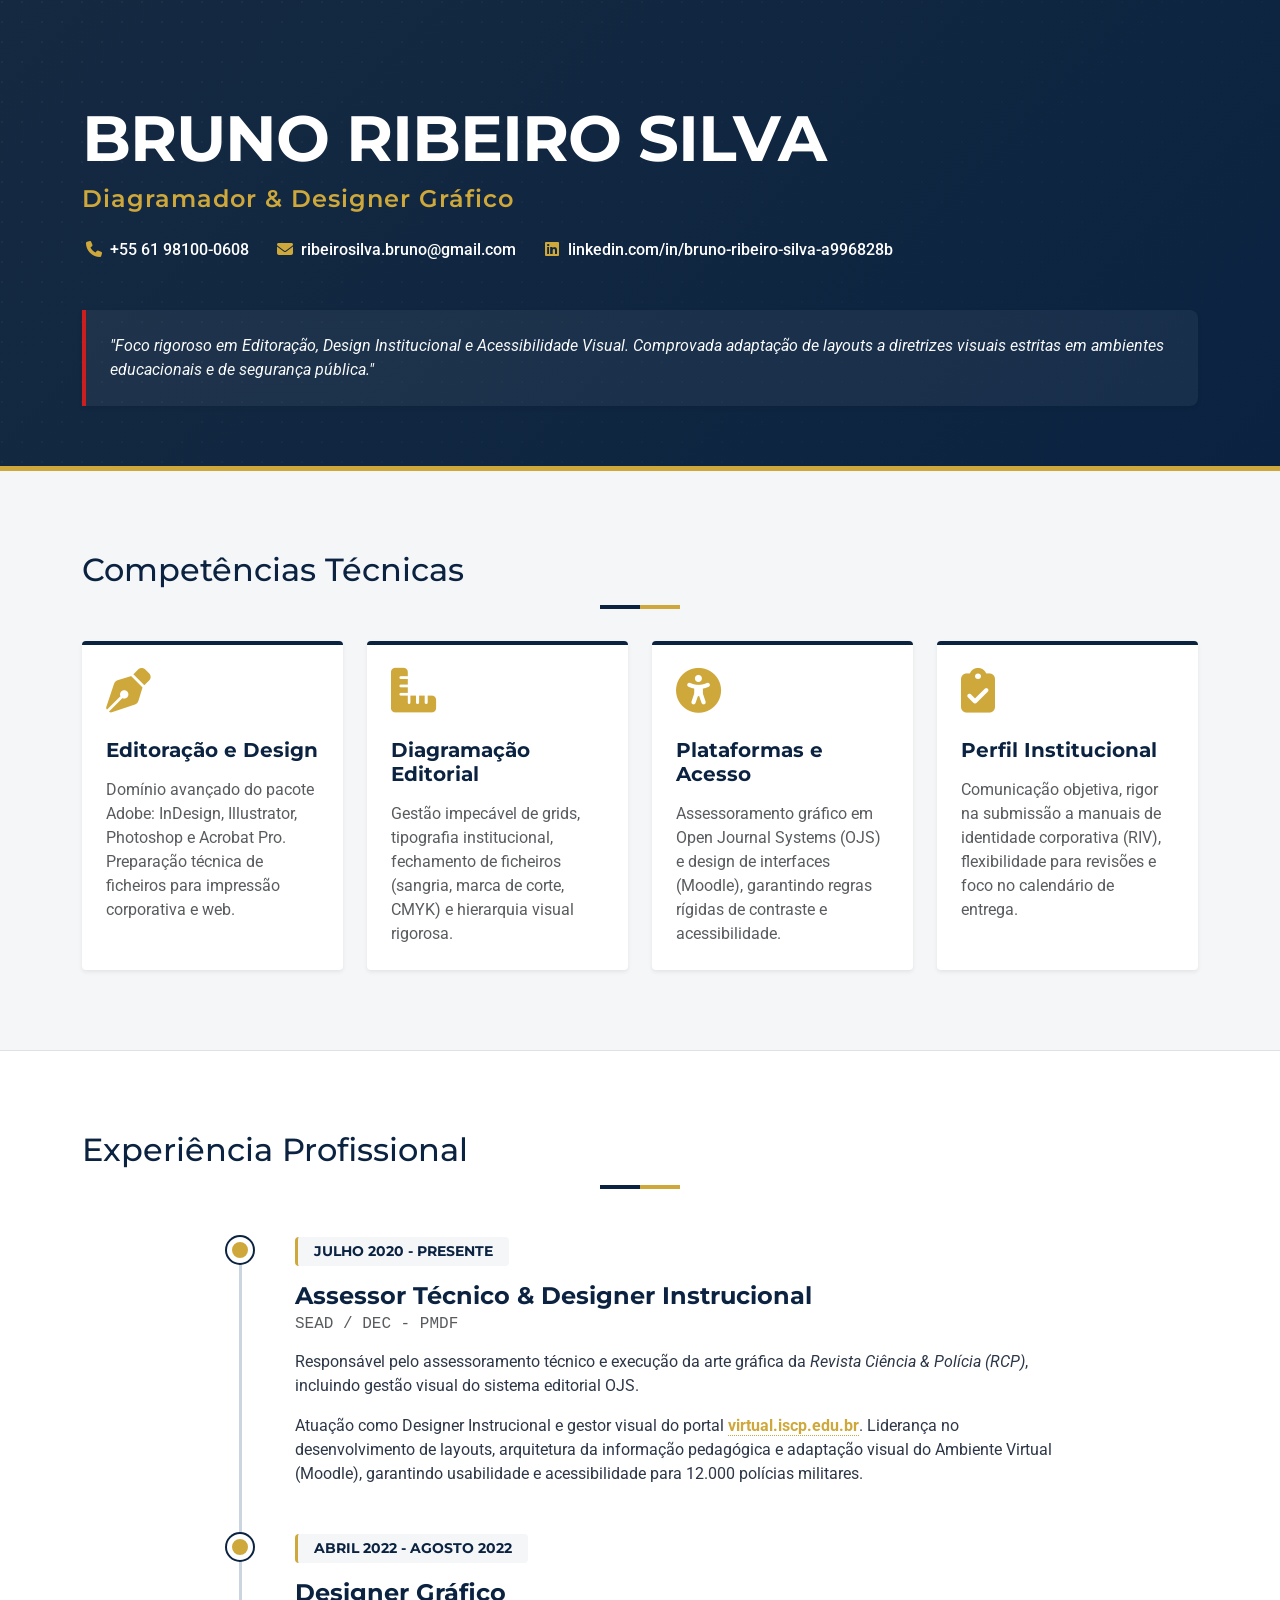
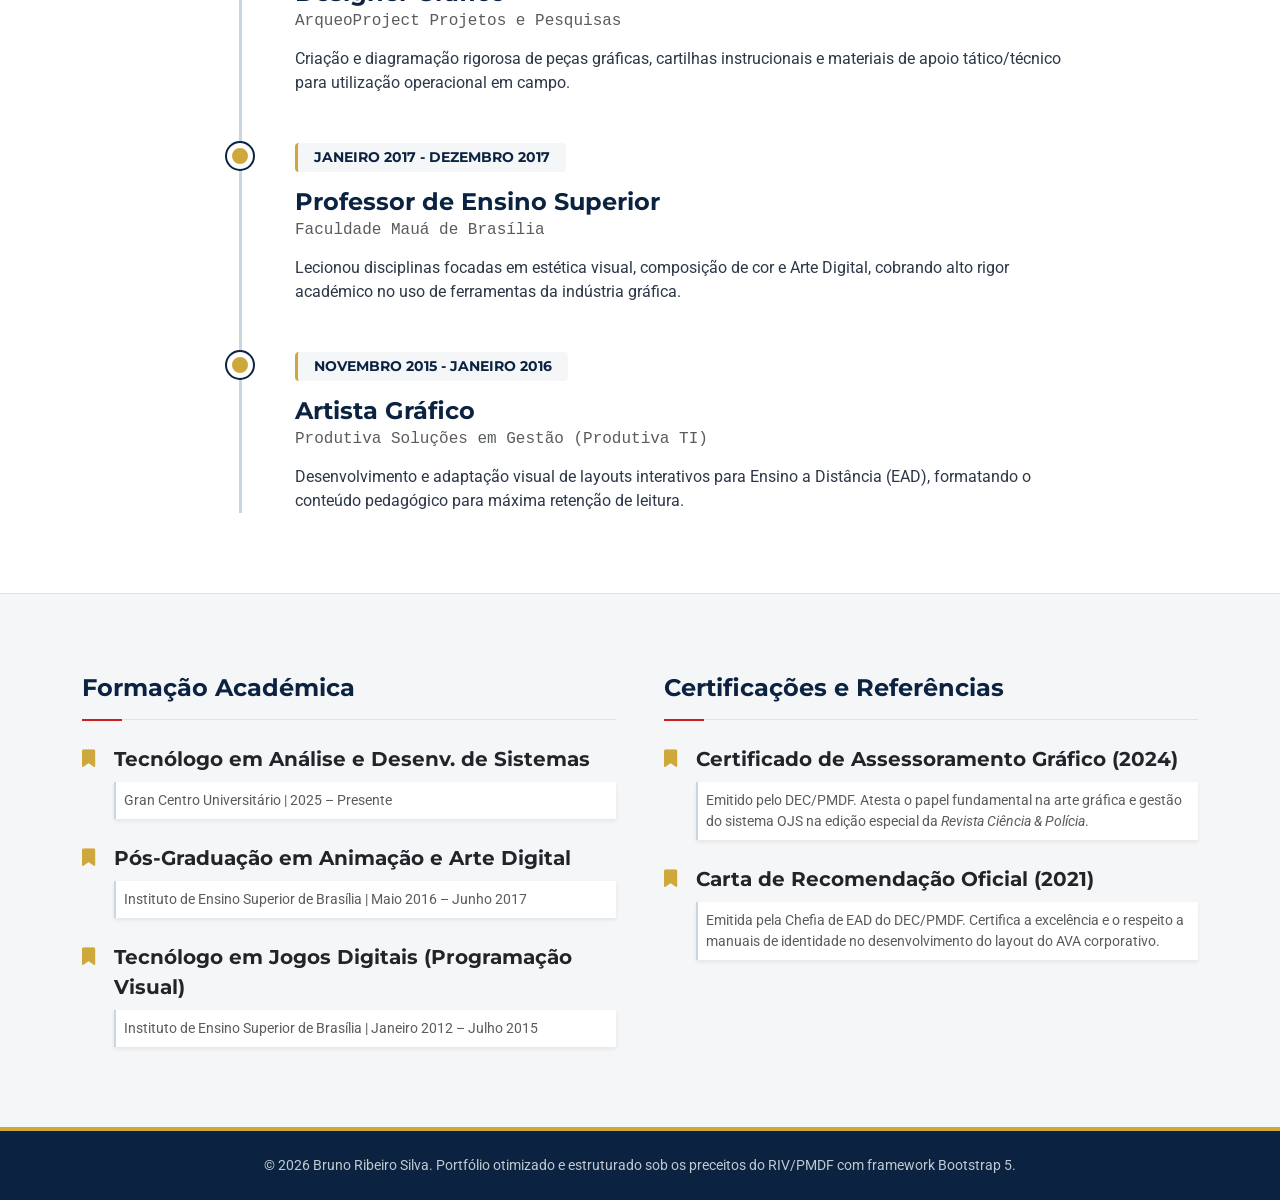
<file: index2.html>
<!DOCTYPE html>
<html lang="pt-PT">
<head>
    <meta charset="UTF-8">
    <meta name="viewport" content="width=device-width, initial-scale=1.0">
    <title>Bruno Ribeiro Silva - Diagramador & Designer Gráfico</title>
    
    <!-- Bootstrap 5 CSS -->
    <link href="https://cdn.jsdelivr.net/npm/bootstrap@5.3.2/dist/css/bootstrap.min.css" rel="stylesheet">
    
    <!-- Google Fonts: Tipografia Institucional e Editorial -->
    <link rel="preconnect" href="https://fonts.googleapis.com">
    <link rel="preconnect" href="https://fonts.gstatic.com" crossorigin>
    <link href="https://fonts.googleapis.com/css2?family=Montserrat:wght@400;600;800&family=Roboto:wght@400;500;700&display=swap" rel="stylesheet">
    
    <!-- FontAwesome para Ícones -->
    <link rel="stylesheet" href="https://cdnjs.cloudflare.com/ajax/libs/font-awesome/6.5.1/css/all.min.css">
    
    <style>
        /* Variáveis RIV PMDF (Regulamento de Identidade Visual) */
        :root {
            --pmdf-blue: #0b2341;     /* Azul Noturno - Autoridade */
            --pmdf-gold: #cfa83b;     /* Amarelo Ouro - Prestígio/Destaque */
            --pmdf-red: #cc1e1e;      /* Vermelho Tomato - Acentos */
            --text-main: #2d3748;
            --text-muted: #4a5568;
            --bg-light: #f4f6f8;
        }

        body {
            background-color: var(--bg-light);
            color: var(--text-main);
            font-family: 'Roboto', sans-serif;
            -webkit-font-smoothing: antialiased;
        }

        /* Sobrescrita de Tipografia Bootstrap */
        h1, h2, h3, h4, h5, h6, .font-montserrat {
            font-family: 'Montserrat', sans-serif;
            color: var(--pmdf-blue);
        }

        /* --- HERO SECTION --- */
        .hero-section {
            background-color: var(--pmdf-blue);
            border-bottom: 5px solid var(--pmdf-gold);
            position: relative;
            overflow: hidden;
            padding: 100px 0 60px;
        }

        .hero-section::before {
            content: '';
            position: absolute;
            top: 0; right: 0; bottom: 0; left: 0;
            background: linear-gradient(135deg, rgba(207, 168, 59, 0.05) 0%, rgba(11, 35, 65, 0.95) 100%),
                        url('data:image/svg+xml;utf8,<svg width="20" height="20" viewBox="0 0 20 20" xmlns="http://www.w3.org/2000/svg"><circle cx="2" cy="2" r="1" fill="rgba(255,255,255,0.05)"/></svg>');
            z-index: 1;
        }

        .hero-content {
            position: relative;
            z-index: 2;
        }

        .hero-title {
            font-size: clamp(2.5rem, 5vw, 4rem);
            letter-spacing: -1px;
        }

        .hero-subtitle {
            color: var(--pmdf-gold);
            letter-spacing: 1px;
        }

        .hero-pitch {
            background: rgba(255, 255, 255, 0.05);
            border-left: 4px solid var(--pmdf-red);
            font-style: italic;
            border-radius: 0 8px 8px 0;
        }

        .contact-icon {
            color: var(--pmdf-gold);
            width: 24px;
            text-align: center;
        }

        /* --- UTILITÁRIOS CUSTOMIZADOS --- */
        .section-padding {
            padding: 80px 0;
        }

        .title-line::after {
            content: '';
            display: block;
            width: 80px;
            height: 4px;
            background: linear-gradient(to right, var(--pmdf-blue) 50%, var(--pmdf-gold) 50%);
            margin: 16px auto 0;
        }

        /* --- CARDS DE COMPETÊNCIAS --- */
        .skill-card {
            border-top: 4px solid var(--pmdf-blue);
            transition: all 0.3s ease;
        }

        .skill-card:hover {
            transform: translateY(-5px);
            border-top-color: var(--pmdf-gold);
            box-shadow: 0 15px 30px -5px rgba(0, 0, 0, 0.12) !important;
        }

        .skill-icon {
            font-size: 2.8rem;
            color: var(--pmdf-gold);
            transition: color 0.3s ease;
        }

        .skill-card:hover .skill-icon {
            color: var(--pmdf-red);
        }

        /* --- TIMELINE CUSTOMIZADA --- */
        .timeline-container {
            position: relative;
            max-width: 850px;
            margin: 0 auto;
        }

        .timeline-container::before {
            content: '';
            position: absolute;
            top: 0; bottom: 0; left: 24px;
            width: 3px;
            background-color: #cbd5e0;
        }

        .timeline-item {
            position: relative;
            padding-left: 80px;
        }

        .timeline-dot {
            position: absolute;
            left: 12px;
            top: 0;
            width: 26px;
            height: 26px;
            border-radius: 50%;
            background-color: var(--pmdf-gold);
            border: 5px solid #ffffff;
            box-shadow: 0 0 0 2px var(--pmdf-blue);
            transition: transform 0.3s ease;
        }

        .timeline-item:hover .timeline-dot {
            transform: scale(1.2);
            background-color: var(--pmdf-red);
        }

        .timeline-date {
            color: var(--pmdf-blue);
            background: var(--bg-light);
            border-left: 3px solid var(--pmdf-gold);
        }

        /* --- LISTAS DE FORMAÇÃO --- */
        .list-block h3::after {
            content: '';
            position: absolute;
            left: 0;
            bottom: -2px;
            width: 40px;
            height: 2px;
            background-color: var(--pmdf-red);
        }

        .custom-list-item {
            position: relative;
            padding-left: 32px;
        }

        .custom-list-item::before {
            content: '\f02e'; /* Bookmark icon */
            font-family: 'Font Awesome 6 Free';
            font-weight: 900;
            position: absolute;
            left: 0;
            top: 2px;
            color: var(--pmdf-gold);
            font-size: 1.1rem;
        }

        .list-meta {
            border-left: 2px solid #cbd5e0;
        }

        /* --- FOOTER --- */
        footer {
            background-color: var(--pmdf-blue);
            border-top: 4px solid var(--pmdf-gold);
        }

        /* Ajustes Mobile específicos para a Timeline */
        @media (max-width: 768px) {
            .timeline-container::before { left: 16px; }
            .timeline-item { padding-left: 48px; }
            .timeline-dot { left: 5px; width: 22px; height: 22px; }
        }
    </style>
</head>
<body>

    <!-- CABEÇALHO / HERO (Bootstrap Classes: py, container, text-white, d-flex, gap, etc.) -->
    <header class="hero-section text-white">
        <div class="container hero-content">
            <h1 class="hero-title fw-bold text-uppercase mb-2 text-white">Bruno Ribeiro Silva</h1>
            <h2 class="hero-subtitle fs-4 fw-semibold mb-4">Diagramador & Designer Gráfico</h2>
            
            <div class="d-flex flex-wrap gap-4 mb-5 fw-medium">
                <div><i class="fa-solid fa-phone contact-icon"></i> +55 61 98100-0608</div>
                <div><i class="fa-solid fa-envelope contact-icon"></i> ribeirosilva.bruno@gmail.com</div>
                <div><i class="fa-brands fa-linkedin contact-icon"></i> linkedin.com/in/bruno-ribeiro-silva-a996828b</div>
            </div>
            
            <div class="hero-pitch p-4 shadow-sm text-light">
                "Foco rigoroso em Editoração, Design Institucional e Acessibilidade Visual. 
                Comprovada adaptação de layouts a diretrizes visuais estritas em ambientes educacionais e de segurança pública."
            </div>
        </div>
    </header>

    <!-- COMPETÊNCIAS (Bootstrap Grid: row, col-md-6, col-lg-3, g-4) -->
    <section id="competencias" class="section-padding">
        <div class="container">
            <h2 class="section-title title-line">Competências Técnicas</h2>
            
            <div class="row g-4 mt-2">
                <div class="col-md-6 col-lg-3">
                    <div class="skill-card bg-white p-4 h-100 rounded-1 shadow-sm">
                        <i class="fa-solid fa-pen-nib skill-icon mb-4"></i>
                        <h3 class="fs-5 fw-bold mb-3">Editoração e Design</h3>
                        <p class="text-muted mb-0">Domínio avançado do pacote Adobe: InDesign, Illustrator, Photoshop e Acrobat Pro. Preparação técnica de ficheiros para impressão corporativa e web.</p>
                    </div>
                </div>

                <div class="col-md-6 col-lg-3">
                    <div class="skill-card bg-white p-4 h-100 rounded-1 shadow-sm">
                        <i class="fa-solid fa-ruler-combined skill-icon mb-4"></i>
                        <h3 class="fs-5 fw-bold mb-3">Diagramação Editorial</h3>
                        <p class="text-muted mb-0">Gestão impecável de grids, tipografia institucional, fechamento de ficheiros (sangria, marca de corte, CMYK) e hierarquia visual rigorosa.</p>
                    </div>
                </div>

                <div class="col-md-6 col-lg-3">
                    <div class="skill-card bg-white p-4 h-100 rounded-1 shadow-sm">
                        <i class="fa-solid fa-universal-access skill-icon mb-4"></i>
                        <h3 class="fs-5 fw-bold mb-3">Plataformas e Acesso</h3>
                        <p class="text-muted mb-0">Assessoramento gráfico em Open Journal Systems (OJS) e design de interfaces (Moodle), garantindo regras rígidas de contraste e acessibilidade.</p>
                    </div>
                </div>

                <div class="col-md-6 col-lg-3">
                    <div class="skill-card bg-white p-4 h-100 rounded-1 shadow-sm">
                        <i class="fa-solid fa-clipboard-check skill-icon mb-4"></i>
                        <h3 class="fs-5 fw-bold mb-3">Perfil Institucional</h3>
                        <p class="text-muted mb-0">Comunicação objetiva, rigor na submissão a manuais de identidade corporativa (RIV), flexibilidade para revisões e foco no calendário de entrega.</p>
                    </div>
                </div>
            </div>
        </div>
    </section>

    <!-- EXPERIÊNCIA PROFISSIONAL -->
    <section id="experiencia" class="section-padding bg-white border-top border-bottom">
        <div class="container">
            <h2 class="section-title title-line">Experiência Profissional</h2>
            
            <div class="timeline-container mt-5">
                
                <div class="timeline-item mb-5">
                    <div class="timeline-dot"></div>
                    <span class="timeline-date font-montserrat fw-bold text-uppercase px-3 py-1 rounded-1 small d-inline-block mb-3">Julho 2020 - Presente</span>
                    <div>
                        <h3 class="fs-4 fw-bold mb-1">Assessor Técnico & Designer Instrucional</h3>
                        <h4 class="fs-6 text-muted font-monospace mb-3">SEAD / DEC - PMDF</h4>
                        <p>Responsável pelo assessoramento técnico e execução da arte gráfica da <em>Revista Ciência & Polícia (RCP)</em>, incluindo gestão visual do sistema editorial OJS.</p>
                        <p class="mb-0">Atuação como Designer Instrucional e gestor visual do portal <strong><a href="https://virtual.iscp.edu.br/" target="_blank" style="color: var(--pmdf-gold); text-decoration: none; border-bottom: 1px dotted var(--pmdf-gold);">virtual.iscp.edu.br</a></strong>. Liderança no desenvolvimento de layouts, arquitetura da informação pedagógica e adaptação visual do Ambiente Virtual (Moodle), garantindo usabilidade e acessibilidade para 12.000 polícias militares.</p>
                    </div>
                </div>

                <div class="timeline-item mb-5">
                    <div class="timeline-dot"></div>
                    <span class="timeline-date font-montserrat fw-bold text-uppercase px-3 py-1 rounded-1 small d-inline-block mb-3">Abril 2022 - Agosto 2022</span>
                    <div>
                        <h3 class="fs-4 fw-bold mb-1">Designer Gráfico</h3>
                        <h4 class="fs-6 text-muted font-monospace mb-3">ArqueoProject Projetos e Pesquisas</h4>
                        <p class="mb-0">Criação e diagramação rigorosa de peças gráficas, cartilhas instrucionais e materiais de apoio tático/técnico para utilização operacional em campo.</p>
                    </div>
                </div>

                <div class="timeline-item mb-5">
                    <div class="timeline-dot"></div>
                    <span class="timeline-date font-montserrat fw-bold text-uppercase px-3 py-1 rounded-1 small d-inline-block mb-3">Janeiro 2017 - Dezembro 2017</span>
                    <div>
                        <h3 class="fs-4 fw-bold mb-1">Professor de Ensino Superior</h3>
                        <h4 class="fs-6 text-muted font-monospace mb-3">Faculdade Mauá de Brasília</h4>
                        <p class="mb-0">Lecionou disciplinas focadas em estética visual, composição de cor e Arte Digital, cobrando alto rigor académico no uso de ferramentas da indústria gráfica.</p>
                    </div>
                </div>

                <div class="timeline-item">
                    <div class="timeline-dot"></div>
                    <span class="timeline-date font-montserrat fw-bold text-uppercase px-3 py-1 rounded-1 small d-inline-block mb-3">Novembro 2015 - Janeiro 2016</span>
                    <div>
                        <h3 class="fs-4 fw-bold mb-1">Artista Gráfico</h3>
                        <h4 class="fs-6 text-muted font-monospace mb-3">Produtiva Soluções em Gestão (Produtiva TI)</h4>
                        <p class="mb-0">Desenvolvimento e adaptação visual de layouts interativos para Ensino a Distância (EAD), formatando o conteúdo pedagógico para máxima retenção de leitura.</p>
                    </div>
                </div>

            </div>
        </div>
    </section>

    <!-- FORMAÇÃO E CERTIFICAÇÕES (Bootstrap Grid: row, col-md-6) -->
    <section id="formacao" class="section-padding">
        <div class="container">
            <div class="row g-5">
                
                <!-- Coluna 1 -->
                <div class="col-md-6 list-block">
                    <h3 class="fs-4 fw-bold pb-3 border-bottom position-relative mb-4">Formação Académica</h3>
                    
                    <div class="custom-list-item mb-4">
                        <strong class="font-montserrat fs-5 text-dark">Tecnólogo em Análise e Desenv. de Sistemas</strong>
                        <span class="d-block text-muted small bg-white p-2 mt-2 list-meta shadow-sm">Gran Centro Universitário | 2025 – Presente</span>
                    </div>
                    
                    <div class="custom-list-item mb-4">
                        <strong class="font-montserrat fs-5 text-dark">Pós-Graduação em Animação e Arte Digital</strong>
                        <span class="d-block text-muted small bg-white p-2 mt-2 list-meta shadow-sm">Instituto de Ensino Superior de Brasília | Maio 2016 – Junho 2017</span>
                    </div>
                    
                    <div class="custom-list-item">
                        <strong class="font-montserrat fs-5 text-dark">Tecnólogo em Jogos Digitais (Programação Visual)</strong>
                        <span class="d-block text-muted small bg-white p-2 mt-2 list-meta shadow-sm">Instituto de Ensino Superior de Brasília | Janeiro 2012 – Julho 2015</span>
                    </div>
                </div>

                <!-- Coluna 2 -->
                <div class="col-md-6 list-block">
                    <h3 class="fs-4 fw-bold pb-3 border-bottom position-relative mb-4">Certificações e Referências</h3>
                    
                    <div class="custom-list-item mb-4">
                        <strong class="font-montserrat fs-5 text-dark">Certificado de Assessoramento Gráfico (2024)</strong>
                        <span class="d-block text-muted small bg-white p-2 mt-2 list-meta shadow-sm">Emitido pelo DEC/PMDF. Atesta o papel fundamental na arte gráfica e gestão do sistema OJS na edição especial da <em>Revista Ciência & Polícia</em>.</span>
                    </div>
                    
                    <div class="custom-list-item">
                        <strong class="font-montserrat fs-5 text-dark">Carta de Recomendação Oficial (2021)</strong>
                        <span class="d-block text-muted small bg-white p-2 mt-2 list-meta shadow-sm">Emitida pela Chefia de EAD do DEC/PMDF. Certifica a excelência e o respeito a manuais de identidade no desenvolvimento do layout do AVA corporativo.</span>
                    </div>
                </div>

            </div>
        </div>
    </section>

    <!-- FOOTER (Bootstrap utility classes) -->
    <footer class="py-4 text-white text-center">
        <div class="container">
            <p class="mb-0 opacity-75 small">&copy; 2026 Bruno Ribeiro Silva. Portfólio otimizado e estruturado sob os preceitos do RIV/PMDF com framework Bootstrap 5.</p>
        </div>
    </footer>

    <!-- Bootstrap 5 JS Bundle -->
    <script src="https://cdn.jsdelivr.net/npm/bootstrap@5.3.2/dist/js/bootstrap.bundle.min.js"></script>
</body>
</html>
</file>
